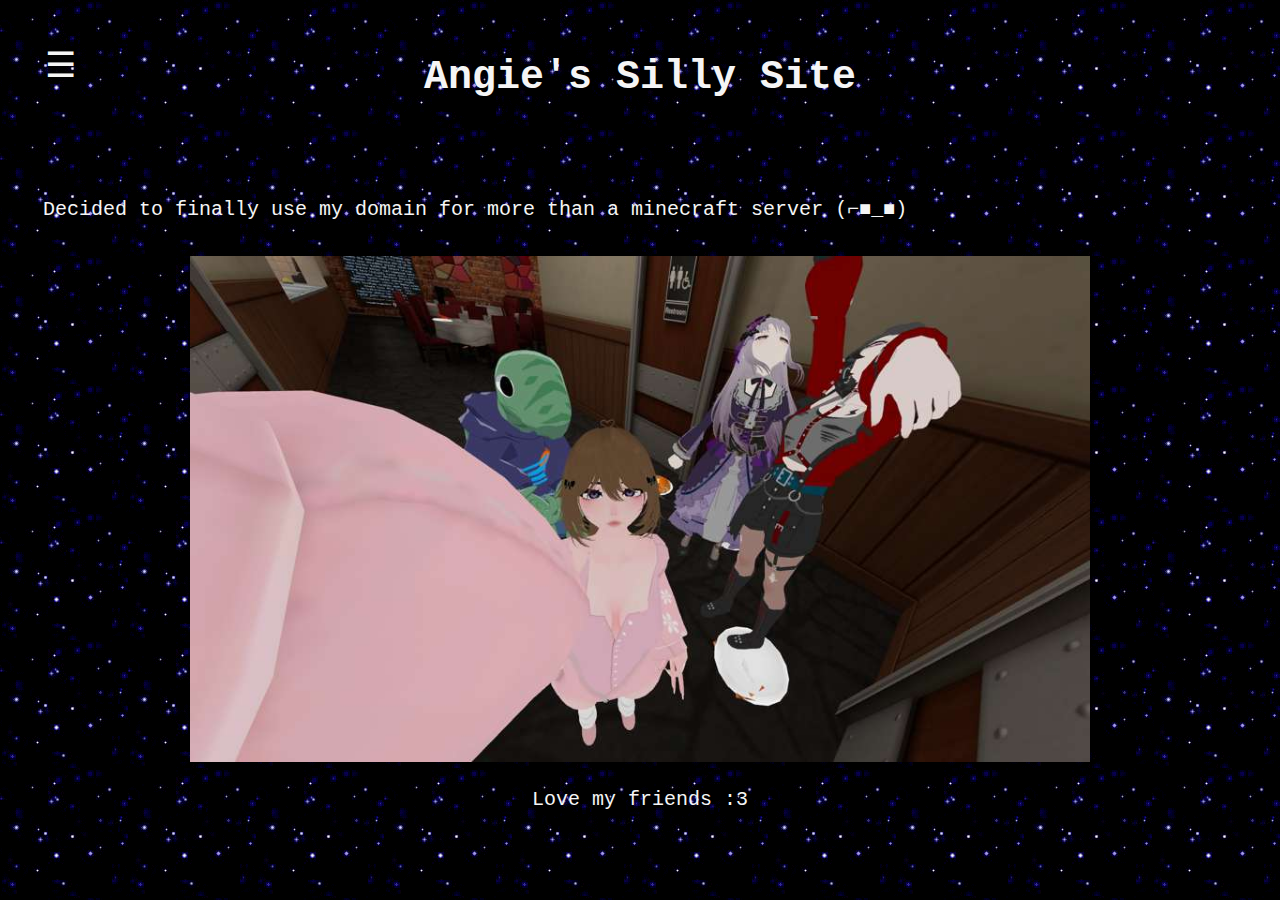
<file: index.html>
<!DOCTYPE HTML>
<html lang="en-US">
<head>
<meta charset="utf-8">
<meta http-equiv="X-UA-Compatible" content="IE=edge">
<meta name="viewport" content="width=device-width, initial-scale=1">
<title>Angie's Site</title>
<link href="css/singlePageTemplate.css" rel="stylesheet" type="text/css">
<script type="text/javascript" src="scripts.js"></script>
<script>var __adobewebfontsappname__="dreamweaver"</script>
<script src="http://use.edgefonts.net/source-sans-pro:n2:default.js" type="text/javascript"></script>
</head>
<body>
	<div id="mySidenav" class="sidenav">
		<a href="javascript:void(0)" class="closebtn" onclick="closeNav()">&times;</a>
		<a href="https://www.applefell.xyz" style="text-decoration: underline;">Home</a>
		<a href="About_Me.html">About Me</a>
		<a href="Projects.html">Projects</a>
		<a href="Blog.html">Blog</a>
		<a href="Contact_Me.html">Contact Me</a>
	</div>
	
	<!-- Page Content goes here -->
	<div id="main">
		<div class="name"><h1>Angie's Silly Site</h1></div>
		
		<span class = "open" onclick="openNav()">&#9776;</span>
		
		<br>
		<br>
		
		<p>Decided to finally use my domain for more than a minecraft server (⌐■_■)</p>
		
		<!-- Slideshow -->
		<div class="photo-container">
			<div class="mySlides fade">
				<img src="images/VRChat_2023-06-11_01-04-59.996_1920x1080.jpg" style="width:100%" alt="Hanging out with friends in VRChat">
			</div>
			<p id="below-image">Love my friends :3</p>
		</div>
	</div>
</body>
</html>
</file>
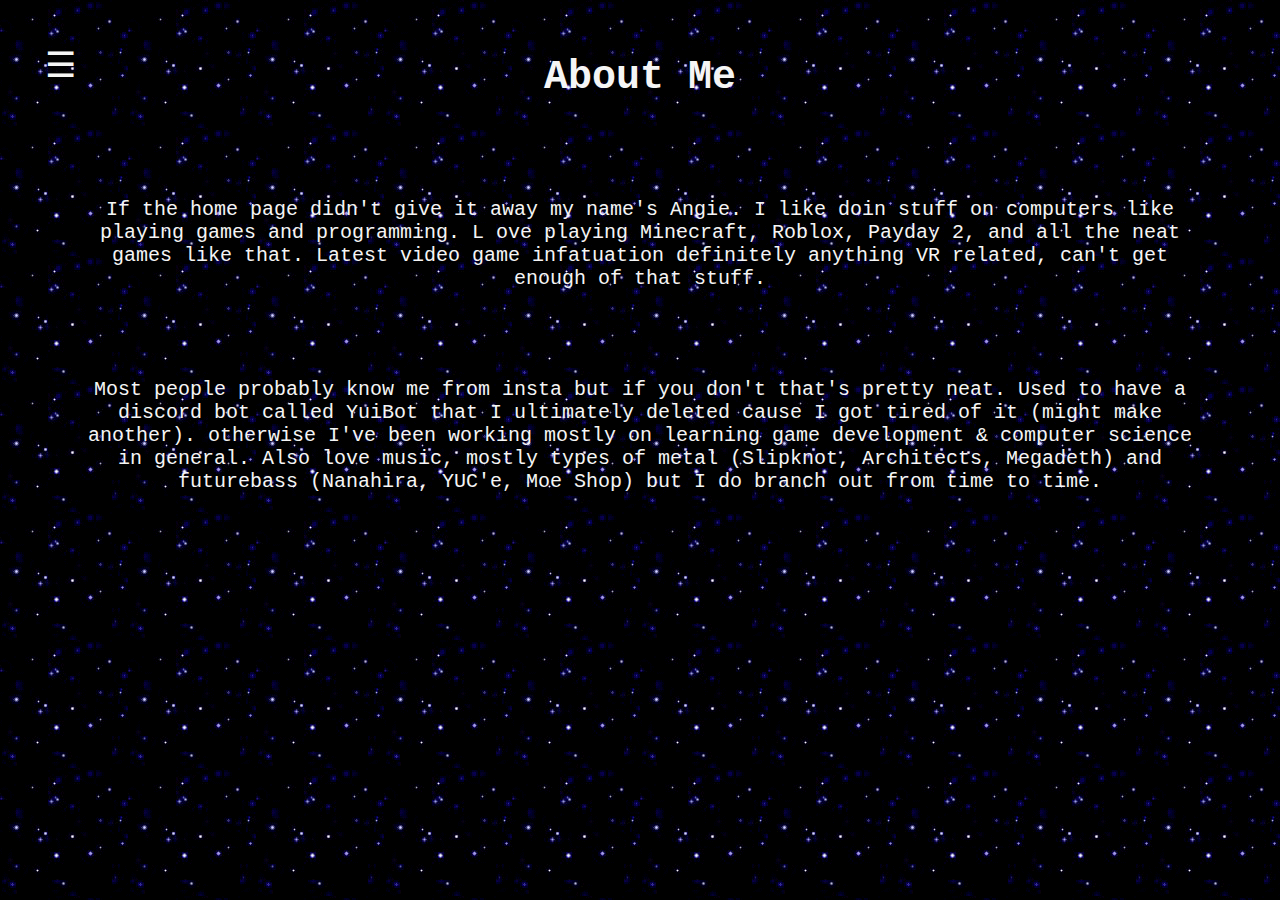
<file: About_Me.html>
<!DOCTYPE HTML>
<html lang="en-US">
<head>
<meta charset="utf-8">
<meta http-equiv="X-UA-Compatible" content="IE=edge">
<meta name="viewport" content="width=device-width, initial-scale=1">
<title>Angie's Site</title>
<link href="css/singlePageTemplate.css" rel="stylesheet" type="text/css">
<script type="text/javascript" src="scripts.js"></script>
<!--The following script tag downloads a font from the Adobe Edge Web Fonts server for use within the web page. We recommend that you do not modify it.-->
<script>var __adobewebfontsappname__="dreamweaver"</script>
<script src="http://use.edgefonts.net/source-sans-pro:n2:default.js" type="text/javascript"></script>
<!-- HTML5 shim and Respond.js for IE8 support of HTML5 elements and media queries -->
<!-- WARNING: Respond.js doesn't work if you view the page via file:// -->
<!--[if lt IE 9]>
      <script src="https://oss.maxcdn.com/html5shiv/3.7.2/html5shiv.min.js"></script>
      <script src="https://oss.maxcdn.com/respond/1.4.2/respond.min.js"></script>
    <![endif]-->
</head>
<body>
	<div id="mySidenav" class="sidenav">
		<a href="javascript:void(0)" class="closebtn" onclick="closeNav()">&times;</a>
		<a href="https://www.applefell.xyz">Home</a>
		<a href="About_Me.html" style="text-decoration: underline;">About Me</a>
		<a href="Projects.html">Projects</a>
		<a href="Blog.html">Blog</a>
		<a href="Contact_Me.html">Contact Me</a>
	</div>
	
	<!-- Page Content goes here -->
	<div id="main">
		<div class="name"><h1>About Me</h1></div>
		
		<span class = "open" onclick="openNav()">&#9776;</span>
		
		<br>
		<br>
		
		<p style="text-align: center; padding-left: 50px; padding-right: 50px;">If the home page didn't give it away my name's Angie. I like doin stuff on computers like playing games and programming. L ove playing Minecraft, Roblox, Payday 2, and all the neat games like that. Latest video game infatuation definitely anything VR related, can't get enough of that stuff.</p>
		
		<br>
		
		<p style="text-align: center; padding-left: 50px; padding-right: 50px;">Most people probably know me from insta but if you don't that's pretty neat. Used to have a discord bot called YuiBot that I ultimately deleted cause I got tired of it (might make another). otherwise I've been working mostly on learning game development &amp; computer science in general. Also love music, mostly types of metal (Slipknot, Architects, Megadeth) and futurebass (Nanahira, YUC'e, Moe Shop) but I do branch out from time to time.</p>
	</div>
</body>
</html>
</file>
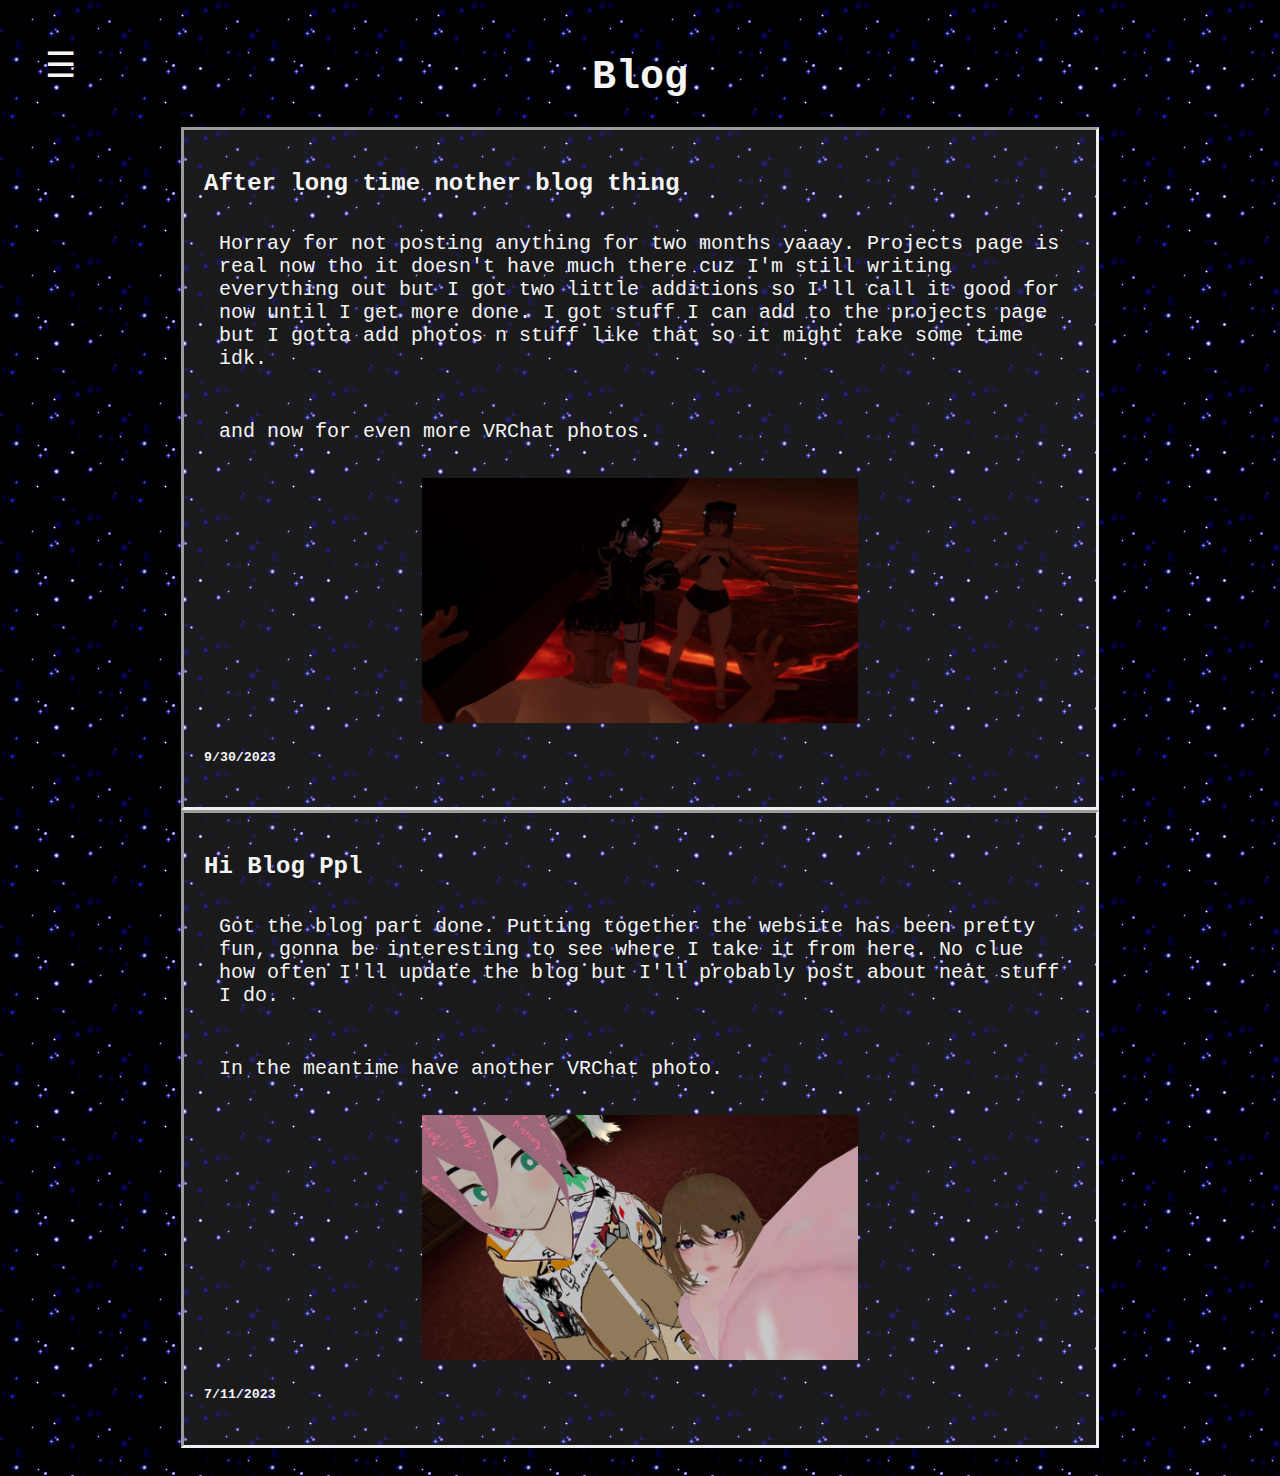
<file: Blog.html>
<!DOCTYPE HTML>
<html lang="en-US">
<head>
<meta charset="utf-8">
<meta http-equiv="X-UA-Compatible" content="IE=edge">
<meta name="viewport" content="width=device-width, initial-scale=1">
<title>Angie's Site</title>
<link href="css/singlePageTemplate.css" rel="stylesheet" type="text/css">
<script type="text/javascript" src="scripts.js"></script>
<!--The following script tag downloads a font from the Adobe Edge Web Fonts server for use within the web page. We recommend that you do not modify it.-->
<script>var __adobewebfontsappname__="dreamweaver"</script>
<script src="http://use.edgefonts.net/source-sans-pro:n2:default.js" type="text/javascript"></script>
<!-- HTML5 shim and Respond.js for IE8 support of HTML5 elements and media queries -->
<!-- WARNING: Respond.js doesn't work if you view the page via file:// -->
<!--[if lt IE 9]>
      <script src="https://oss.maxcdn.com/html5shiv/3.7.2/html5shiv.min.js"></script>
      <script src="https://oss.maxcdn.com/respond/1.4.2/respond.min.js"></script>
    <![endif]-->
</head>
<body>
	<div id="mySidenav" class="sidenav">
		<a href="javascript:void(0)" class="closebtn" onclick="closeNav()">&times;</a>
		<a href="https://www.applefell.xyz">Home</a>
		<a href="About_Me.html">About Me</a>
		<a href="Projects.html">Projects</a>
		<a href="Blog.html" style="text-decoration: underline;">Blog</a>
		<a href="Contact_Me.html">Contact Me</a>
	</div>
	
	<!-- Page Content goes here -->
	<div id="main">
		<div class="name"><h1>Blog</h1></div>
		
		<span class = "open" onclick="openNav()">&#9776;</span>
		
		<div class="row">
			
			<!--
				Post Template

				<div class="card">
					<h2>Title</h2>
					<p>Text</p>
					<div style="text-align: center;">
						<img src="images/Blog_1.png" style="width: 50%;">
					</div>
					<h5>Date</h5>
				</div>
			-->

			<div class="card">
				<h2>After long time nother blog thing</h2>
				<p>Horray for not posting anything for two months yaaay. Projects page is real now tho it doesn't have much there cuz I'm still writing everything out but I got two little additions so I'll call it good for now until I get more done. I got stuff I can add to the projects page but I gotta add photos n stuff like that so it might take some time idk.</p>
				<p>and now for even more VRChat photos.</p>
				<div style="text-align: center;">
					<img src="images/Blog_2.jpg" style="width: 50%;">
				</div>
				<h5>9/30/2023</h5>
			</div>
			
			<div class="card">
				<h2>Hi Blog Ppl</h2>
				<p>Got the blog part done. Putting together the website has been pretty fun, gonna be interesting to see where I take it from here. No clue how often I'll update the blog but I'll probably post about neat stuff I do.</p>
				<p>In the meantime have another VRChat photo.</p>
				<div style="text-align: center;">
					<img src="images/Blog_1.jpg" style="width: 50%;" alt="Selfie with a friend in VRChat">
				</div>
				
				<h5>7/11/2023</h5>
			</div>
		</div>
	</div>
</body>
</html>
</file>
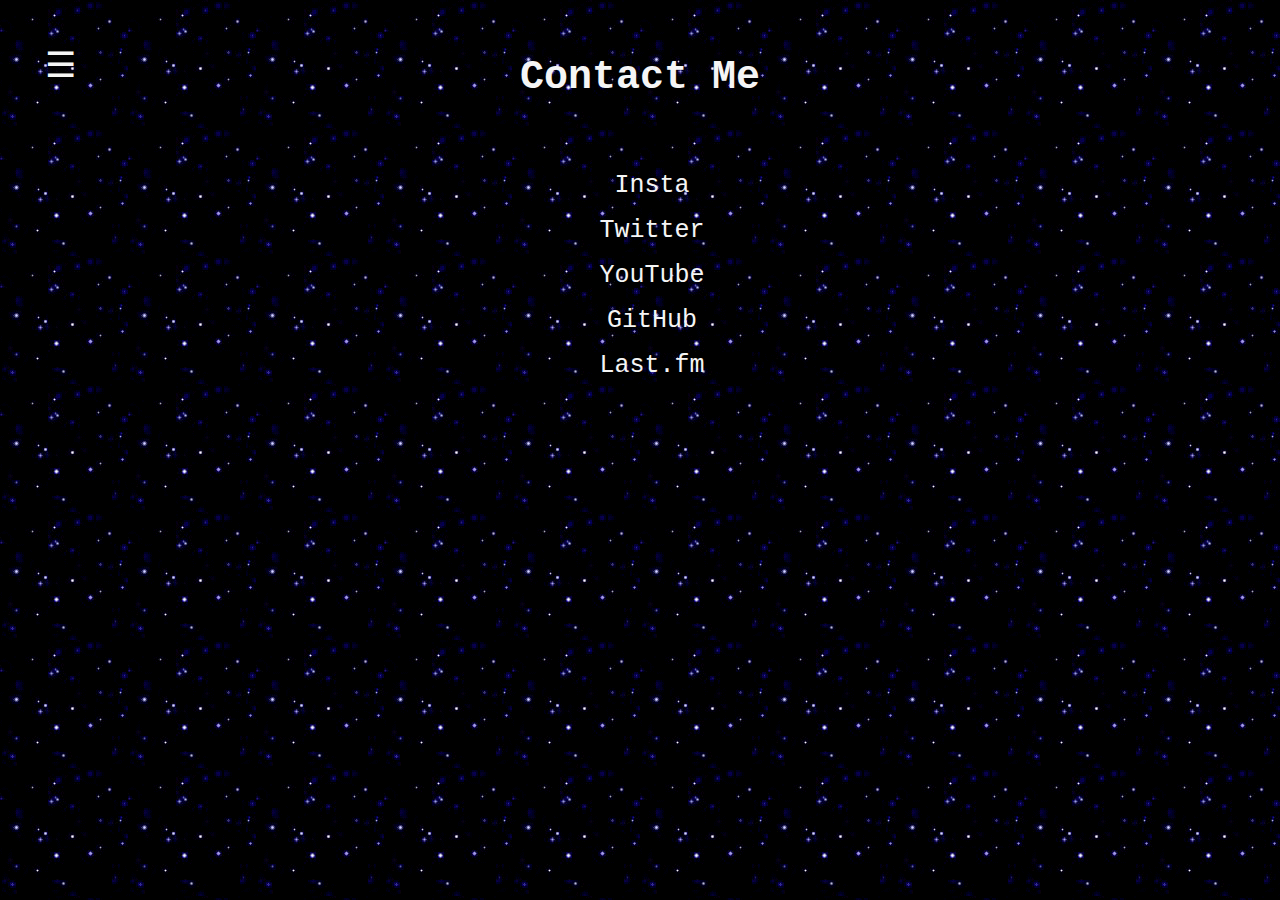
<file: Contact_Me.html>
<!DOCTYPE HTML>
<html lang="en-US">
<head>
<meta charset="utf-8">
<meta http-equiv="X-UA-Compatible" content="IE=edge">
<meta name="viewport" content="width=device-width, initial-scale=1">
<title>Angie's Site</title>
<link href="css/singlePageTemplate.css" rel="stylesheet" type="text/css">
<script type="text/javascript" src="scripts.js"></script>
<!--The following script tag downloads a font from the Adobe Edge Web Fonts server for use within the web page. We recommend that you do not modify it.-->
<script>var __adobewebfontsappname__="dreamweaver"</script>
<script src="http://use.edgefonts.net/source-sans-pro:n2:default.js" type="text/javascript"></script>
<!-- HTML5 shim and Respond.js for IE8 support of HTML5 elements and media queries -->
<!-- WARNING: Respond.js doesn't work if you view the page via file:// -->
<!--[if lt IE 9]>
      <script src="https://oss.maxcdn.com/html5shiv/3.7.2/html5shiv.min.js"></script>
      <script src="https://oss.maxcdn.com/respond/1.4.2/respond.min.js"></script>
    <![endif]-->
</head>
<body>
	<div id="mySidenav" class="sidenav">
		<a href="javascript:void(0)" class="closebtn" onclick="closeNav()">&times;</a>
		<a href="https://www.applefell.xyz">Home</a>
		<a href="About_Me.html">About Me</a>
		<a href="Projects.html">Projects</a>
		<a href="Blog.html">Blog</a>
		<a href="Contact_Me.html" style="text-decoration: underline;">Contact Me</a>
	</div>
	
	<!-- Page Content goes here -->
	<div id="main">
		<div class="name"><h1>Contact Me</h1></div>
		
		<span class = "open" onclick="openNav()">&#9776;</span>
		
		<br>
		<br>
		
		<div class="contact">
			<a href="https://www.instagram.com/apple.fell/?hl=en">Insta</a>
			<a href="https://twitter.com/Glue_is_Good">Twitter</a>
			<a href="https://www.youtube.com/channel/UCfSnAcA-SQIrybnf3dAOo3Q">YouTube</a>
			<a href="https://github.com/applefell">GitHub</a>
			<a href="https://www.last.fm/user/Apple_Fell">Last.fm</a>
		</div>
		
	</div>
</body>
</html>
</file>
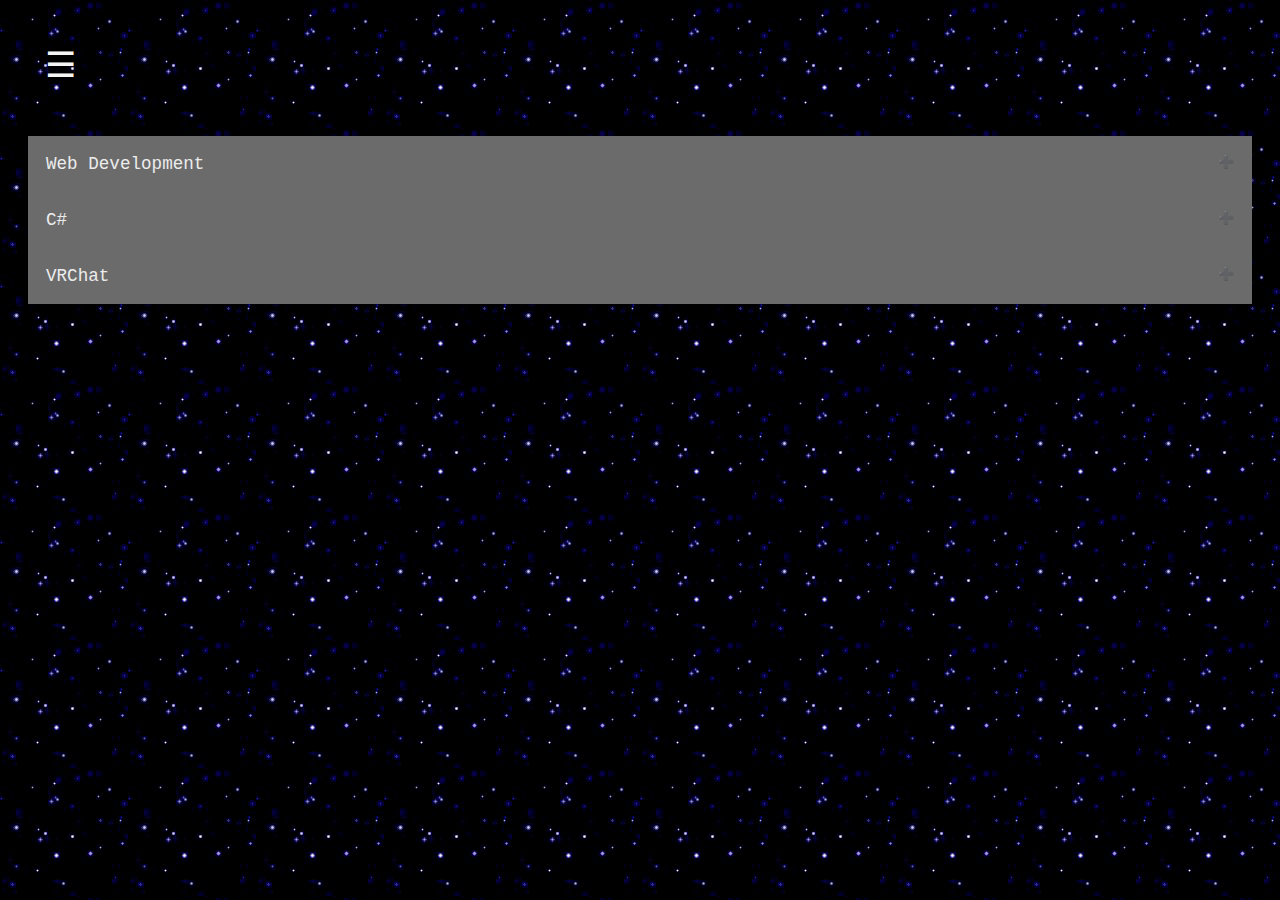
<file: Projects.html>
<!DOCTYPE HTML>
<html lang="en-US">
    <head>
        <meta charset="utf-8">
        <meta http-equiv="X-UA-Compatible" content="IE=edge">
        <meta name="viewport" content="width=device-width, initial-scale=1">
        <title>Projects</title>
        <link href="css/Projects.css" rel="stylesheet" type="text/css">
        <script type="text/javascript" src="scripts.js"></script>
        <script>var __adobewebfontsappname__="dreamweaver"</script>
        <script src="http://use.edgefonts.net/source-sans-pro:n2:default.js" type="text/javascript"></script>
    </head>
    <body>
        <div id="mySidenav" class="sidenav">
            <a href="javascript:void(0)" class="closebtn" onclick="closeNav()">&times;</a>
            <a href="https://www.applefell.xyz">Home</a>
            <a href="About_Me.html">About Me</a>
            <a href="Projects.html" style="text-decoration: underline;">Projects</a>
            <a href="Blog.html">Blog</a>
            <a href="Contact_Me.html">Contact Me</a>
	    </div>

        <div id="main">
            <span class = "open" onclick="openNav()">&#9776;</span>

            <br>
            <br>
            <br>
            <br>
            <br>
            <br>

            <button class="accordion">Web Development</button>
            <div class="panel">
                <p>All stuff I had to make for my CIS 133 class</p>
                <br>
                <h2><a href="webdev/Browser_Review.html">Browser Review</a></h2>
                <br>
                <h2><a href="webdev/Movie_Review.html">Movie Review</a></h2>
            </div>

            <button class="accordion">C#</button>
            <div class="panel">
                <p>make sites for cis150 projects here</p>
            </div>

            <button class="accordion">VRChat</button>
            <div class="panel">
                <p>make sites for vrchat projects here</p>
            </div>

            <script>
                var acc = document.getElementsByClassName("accordion");
                var i;

                for (i = 0; i < acc.length; i++) {
                    acc[i].addEventListener("click", function() {
                        this.classList.toggle("active");

                        var panel = this.nextElementSibling;
                        
                        if (panel.style.maxHeight) {
                            panel.style.maxHeight = null;
                        } else {
                            panel.style.maxHeight = panel.scrollHeight + "px";
                        }
                    });
                }
            </script>
        </div>
    </body>
</html>
</file>
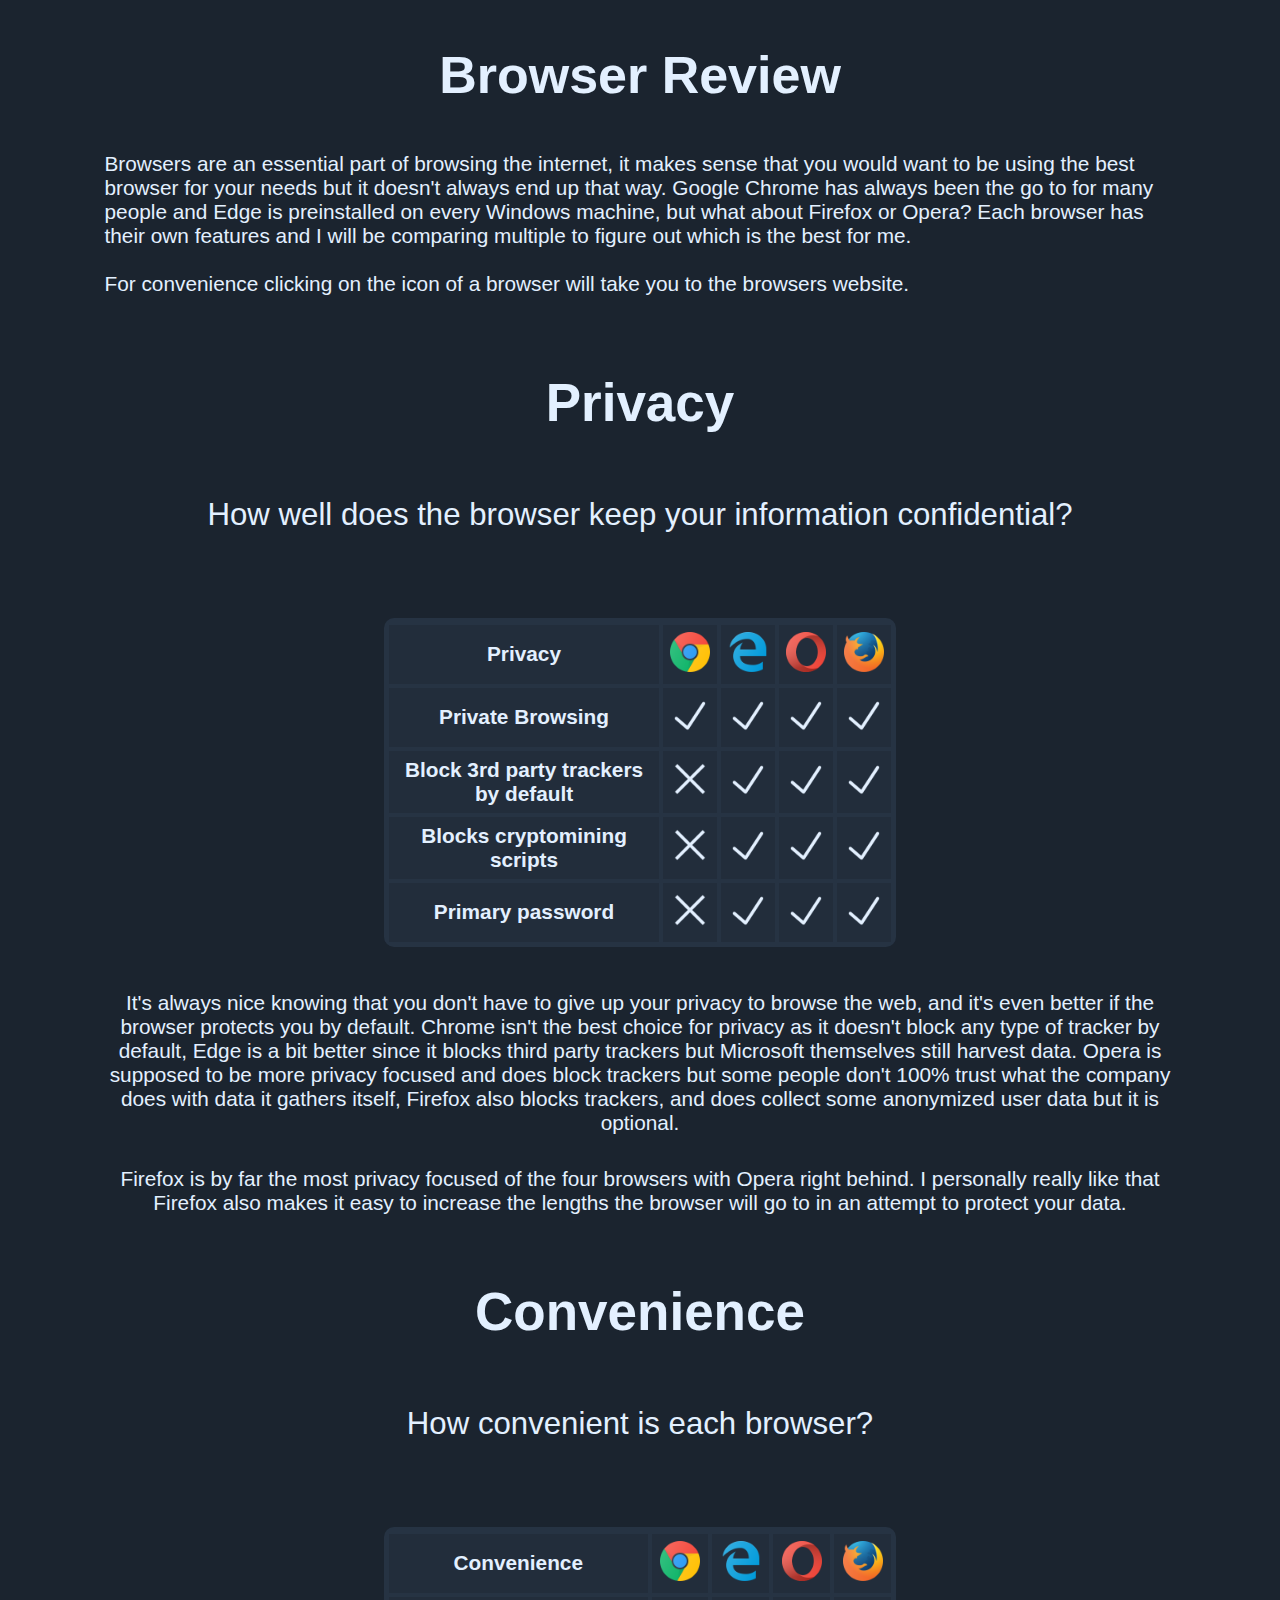
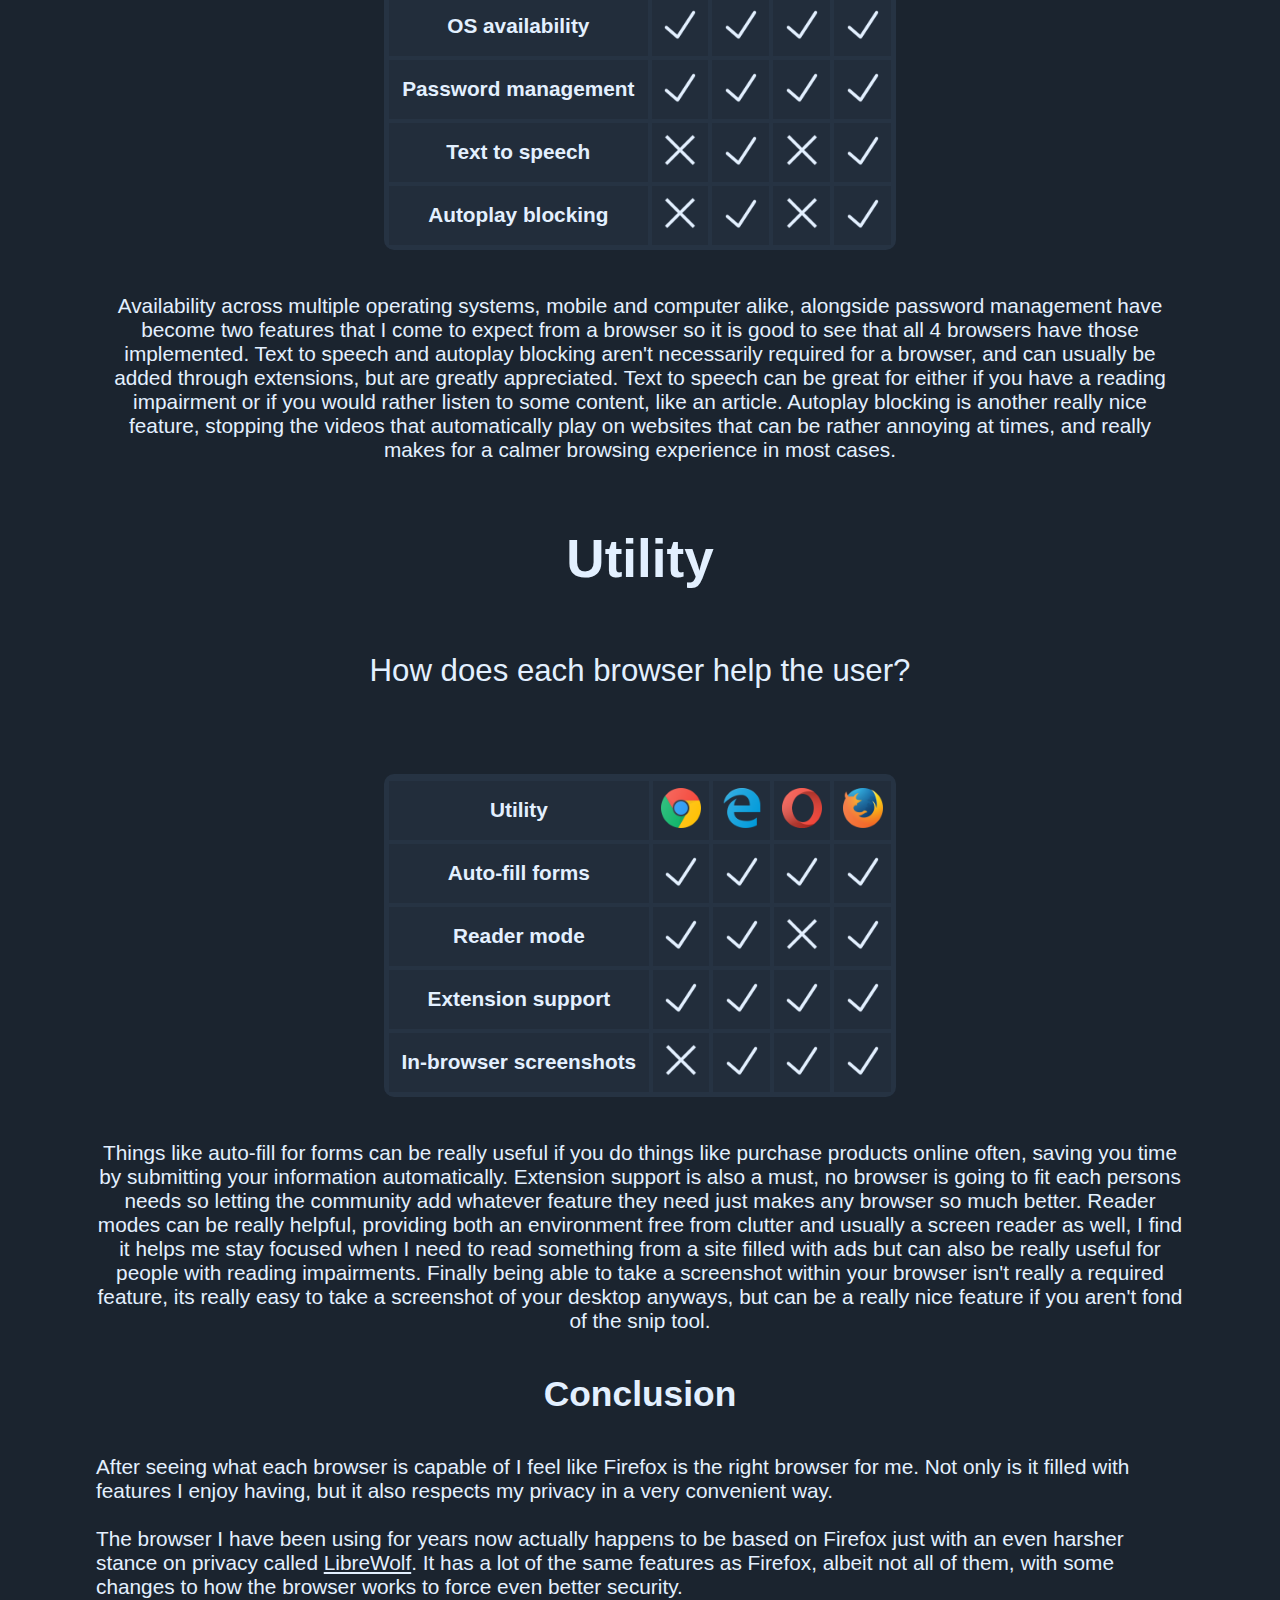
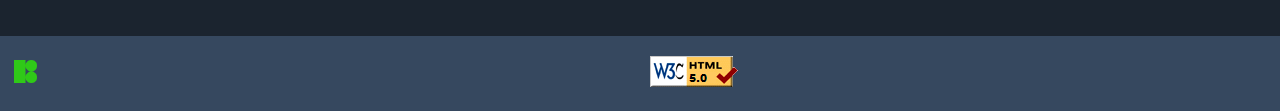
<file: Projects/assignments/browser.html>
<!DOCTYPE HTML>
<html lang="en">
<head>
  <meta charset="UTF-8">

  <title>Browser Review</title>

  <style>
    body {
      font-family: Arial, Helvetica, sans-serif;
      font-size: 1.3em;
      text-align: center;
      background-color: #1b242f;
      color: #e3f0ff;
      margin: 0;
    }

    .intro {
      padding: 10px;
    }

    .intro h1 {
      font-size: 2.5em;
    }

    p {
      width: 85%;
      margin: auto;
      padding: 12px;
      text-align: left;
    }

    table {
      width: 40%;
      margin: auto;
      border-style: solid;
      border-color: #263343;
      background-color: #222d3b;
      border-top-width: 5px;
      border-spacing: 0;
      border-radius: 10px;
    }

    td, th {
      border-style: solid;
      border-width: 2px;
      border-color:#263343;
      border-spacing: 0;
      padding: 7px;
    }

    .compare p {
      padding-top: 20px;
      text-align: center;
    }

    .compare-header {
      font-size: 1.5em;
      padding: 10px;
    }

    .compare-header h2, .conclusion h2 {
      font-size: 1.7em;
    }

    .compare-header p {
      padding-bottom: 75px;
    }

    .conclusion {
      margin-bottom: -50px;
    }

    footer, .push {
      height: 75px;
    }

    footer {
      background-color:#36485f;
      width: 100%;
      display: table;
      table-layout: fixed;
    }

    footer p {
      display: table-cell;
      vertical-align: middle;
      padding: 10px;
    }

    a:link {
      color: #e3f0ff;
      text-decoration: underline;
    }

    a:visited {
      color: violet;
      text-decoration: underline;
    }
  </style>

  <script>

  </script>
</head>
<body>
  <section class="intro">
    <h1>Browser Review</h1>
    <p>Browsers are an essential part of browsing the internet, it makes sense that you would want to be using the best browser for your needs but it doesn't always end up that way. Google Chrome has always been the go to for many people and Edge is preinstalled on every Windows machine, but what about Firefox or Opera? Each browser has their own features and I will be comparing multiple to figure out which is the best for me.</p>
    <p>For convenience clicking on the icon of a browser will take you to the browsers website.</p>
  </section>

  <section class="compare">
    <header class="compare-header">
      <h2><strong>Privacy</strong></h2>

      <p>How well does the browser keep your information confidential?</p>
    </header>

    <table>
      <tr class="table-head">
        <th>Privacy</th>
        <th><a href="https://www.google.com/chrome/" title="Chrome" target="_blank"><img src="./images/Chrome.png" height="40" width="40" alt="Chrome logo"></a></th>
        <th><a href="https://www.microsoft.com/en-us/edge" title="Edge" target="_blank"><img src="./images/Edge.png" height="40" width="40" alt="Edge logo"></a></th>
        <th><a href="https://www.opera.com" title="Opera" target="_blank"><img src="./images/Opera.png" height="40" width="40" alt="Opera logo"></a></th>
        <th><a href="https://www.mozilla.org/en-US/firefox/new/" title="Firefox" target="_blank"><img src="./images/Firefox.png" height="40" width="40" alt="Firefox logo"></a></th>
      </tr>
      <tr>
        <th>Private Browsing</th>
        <td><img src="./images/Yes.png" height="40" width="40" alt="Yes"></td>
        <td><img src="./images/Yes.png" height="40" width="40" alt="Yes"></td>
        <td><img src="./images/Yes.png" height="40" width="40" alt="Yes"></td>
        <td><img src="./images/Yes.png" height="40" width="40" alt="Yes"></td>
      </tr>
      <tr>
        <th>Block 3rd party trackers by default</th>
        <td><img src="./images/No.png" height="40" width="40" alt="No"></td>
        <td><img src="./images/Yes.png" height="40" width="40" alt="Yes"></td>
        <td><img src="./images/Yes.png" height="40" width="40" alt="Yes"></td>
        <td><img src="./images/Yes.png" height="40" width="40" alt="Yes"></td>
      </tr>
      <tr>
        <th>Blocks cryptomining scripts</th>
        <td><img src="./images/No.png" height="40" width="40" alt="No"></td>
        <td><img src="./images/Yes.png" height="40" width="40" alt="Yes"></td>
        <td><img src="./images/Yes.png" height="40" width="40" alt="Yes"></td>
        <td><img src="./images/Yes.png" height="40" width="40" alt="Yes"></td>
      </tr>
      <tr>
        <th>Primary password</th>
        <td><img src="./images/No.png" height="40" width="40" alt="No"></td>
        <td><img src="./images/Yes.png" height="40" width="40" alt="Yes"></td>
        <td><img src="./images/Yes.png" height="40" width="40" alt="Yes"></td>
        <td><img src="./images/Yes.png" height="40" width="40" alt="Yes"></td>
      </tr>
    </table>
    <br>

    <p>It's always nice knowing that you don't have to give up your privacy to browse the web, and it's even better if the browser protects you by default. Chrome isn't the best choice for privacy as it doesn't block any type of tracker by default, Edge is a bit better since it blocks third party trackers but Microsoft themselves still harvest data. Opera is supposed to be more privacy focused and does block trackers but some people don't 100% trust what the company does with data it gathers itself, Firefox also blocks trackers, and does collect some anonymized user data but it is optional.</p>
    <p>Firefox is by far the most privacy focused of the four browsers with Opera right behind. I personally really like that Firefox also makes it easy to increase the lengths the browser will go to in an attempt to protect your data.</p>
  </section>

  <section class="compare">
    <header class="compare-header">
      <h2><strong>Convenience</strong></h2>

      <p>How convenient is each browser?</p>
    </header>

    <table>
      <tr>
        <th>Convenience</th>
        <th><a href="https://www.google.com/chrome/" title="Chrome" target="_blank"><img src="./images/Chrome.png" height="40" width="40" alt="Chrome logo"></a></th>
        <th><a href="https://www.microsoft.com/en-us/edge" title="Edge" target="_blank"><img src="./images/Edge.png" height="40" width="40" alt="Edge logo"></a></th>
        <th><a href="https://www.opera.com" title="Opera" target="_blank"><img src="./images/Opera.png" height="40" width="40" alt="Opera logo"></a></th>
        <th><a href="https://www.mozilla.org/en-US/firefox/new/" title="Firefox" target="_blank"><img src="./images/Firefox.png" height="40" width="40" alt="Firefox logo"></a></th>
      </tr>
      <tr>
        <th>OS availability</th>
        <td><img src="./images/Yes.png" height="40" width="40" alt="Yes"></td>
        <td><img src="./images/Yes.png" height="40" width="40" alt="Yes"></td>
        <td><img src="./images/Yes.png" height="40" width="40" alt="Yes"></td>
        <td><img src="./images/Yes.png" height="40" width="40" alt="Yes"></td>
      </tr>
      <tr>
        <th>Password management</th>
        <td><img src="./images/Yes.png" height="40" width="40" alt="Yes"></td>
        <td><img src="./images/Yes.png" height="40" width="40" alt="Yes"></td>
        <td><img src="./images/Yes.png" height="40" width="40" alt="Yes"></td>
        <td><img src="./images/Yes.png" height="40" width="40" alt="Yes"></td>
      </tr>
      <tr>
        <th>Text to speech</th>
        <td><img src="./images/No.png" height="40" width="40" alt="No"></td>
        <td><img src="./images/Yes.png" height="40" width="40" alt="Yes"></td>
        <td><img src="./images/No.png" height="40" width="40" alt="No"></td>
        <td><img src="./images/Yes.png" height="40" width="40" alt="Yes"></td>
      </tr>
      <tr>
        <th>Autoplay blocking</th>
        <td><img src="./images/No.png" height="40" width="40" alt="No"></td>
        <td><img src="./images/Yes.png" height="40" width="40" alt="Yes"></td>
        <td><img src="./images/No.png" height="40" width="40" alt="No"></td>
        <td><img src="./images/Yes.png" height="40" width="40" alt="Yes"></td>
      </tr>
    </table>
    <br>

    <p>Availability across multiple operating systems, mobile and computer alike, alongside password management have become two features that I come to expect from a browser so it is good to see that all 4 browsers have those implemented. Text to speech and autoplay blocking aren't necessarily required for a browser, and can usually be added through extensions, but are greatly appreciated. Text to speech can be great for either if you have a reading impairment or if you would rather listen to some content, like an article. Autoplay blocking is another really nice feature, stopping the videos that automatically play on websites that can be rather annoying at times, and really makes for a calmer browsing experience in most cases.</p>
  </section>

  <section class="compare">
    <header class="compare-header">
      <h2><strong>Utility</strong></h2>

      <p>How does each browser help the user?</p>
    </header>

    <table>
      <tr>
        <th>Utility</th>
        <th><a href="https://www.google.com/chrome/" title="Chrome" target="_blank"><img src="./images/Chrome.png" height="40" width="40" alt="Chrome logo"></a></th>
        <th><a href="https://www.microsoft.com/en-us/edge" title="Edge" target="_blank"><img src="./images/Edge.png" height="40" width="40" alt="Edge logo"></a></th>
        <th><a href="https://www.opera.com" title="Opera" target="_blank"><img src="./images/Opera.png" height="40" width="40" alt="Opera logo"></a></th>
        <th><a href="https://www.mozilla.org/en-US/firefox/new/" title="Firefox" target="_blank"><img src="./images/Firefox.png" height="40" width="40" alt="Firefox logo"></a></th>
      </tr>
      <tr>
        <th>Auto-fill forms</th>
        <td><img src="./images/Yes.png" height="40" width="40" alt="Yes"></td>
        <td><img src="./images/Yes.png" height="40" width="40" alt="Yes"></td>
        <td><img src="./images/Yes.png" height="40" width="40" alt="Yes"></td>
        <td><img src="./images/Yes.png" height="40" width="40" alt="Yes"></td>
      </tr>
      <tr>
        <th>Reader mode</th>
        <td><img src="./images/Yes.png" height="40" width="40" alt="Yes"></td>
        <td><img src="./images/Yes.png" height="40" width="40" alt="Yes"></td>
        <td><img src="./images/No.png" height="40" width="40" alt="No"></td>
        <td><img src="./images/Yes.png" height="40" width="40" alt="Yes"></td>
      </tr>
      <tr>
        <th>Extension support</th>
        <td><img src="./images/Yes.png" height="40" width="40" alt="Yes"></td>
        <td><img src="./images/Yes.png" height="40" width="40" alt="Yes"></td>
        <td><img src="./images/Yes.png" height="40" width="40" alt="Yes"></td>
        <td><img src="./images/Yes.png" height="40" width="40" alt="Yes"></td>
      </tr>
      <tr>
        <th>In-browser screenshots</th>
        <td><img src="./images/No.png" height="40" width="40" alt="No"></td>
        <td><img src="./images/Yes.png" height="40" width="40" alt="Yes"></td>
        <td><img src="./images/Yes.png" height="40" width="40" alt="Yes"></td>
        <td><img src="./images/Yes.png" height="40" width="40" alt="Yes"></td>
      </tr>
    </table>
    <br>

    <p>Things like auto-fill for forms can be really useful if you do things like purchase products online often, saving you time by submitting your information automatically. Extension support is also a must, no browser is going to fit each persons needs so letting the community add whatever feature they need just makes any browser so much better. Reader modes can be really helpful, providing both an environment free from clutter and usually a screen reader as well, I find it helps me stay focused when I need to read something from a site filled with ads but can also be really useful for people with reading impairments. Finally being able to take a screenshot within your browser isn't really a required feature, its really easy to take a screenshot of your desktop anyways, but can be a really nice feature if you aren't fond of the snip tool.</p>
  </section>

  <section class="conclusion">
    <h2>Conclusion</h2>

    <p>After seeing what each browser is capable of I feel like Firefox is the right browser for me. Not only is it filled with features I enjoy having, but it also respects my privacy in a very convenient way.</p>
    <p>The browser I have been using for years now actually happens to be based on Firefox just with an even harsher stance on privacy called <a href="https://librewolf.net" title="LibreWolf" target="_blank">LibreWolf</a>. It has a lot of the same features as Firefox, albeit not all of them, with some changes to how the browser works to force even better security.</p>
  </section>

  <div class="push"></div>

  <footer>
    <p><a href="https://icons8.com/icons" title="Icons provided by Icons8"><img src="./images/Icons8.png" height="31" width="31" alt="Icons from Icons8.com"></a></p>
    <p>
      <a href="https://validator.w3.org/check?uri=referer" referrerpolicy="no-referrer-when-downgrade"><img src="./images/valid-html5.png" alt="HTML Valid"></a>
    </p>
  </footer>
</body>
</html>
</file>
<file: css/singlePageTemplate.css>
@charset "UTF-8";

body {
	font-family: Consolas, "Andale Mono", "Lucida Console", "Lucida Sans Typewriter", Monaco, "Courier New", "monospace"
}

/* side nav */
.sidenav {
	height: 100%;
	width: 0;
	position: fixed;
	z-index: 1;
	top: 0;
	left: 0;
	background-color: #111;
	overflow-x: hidden;
	padding-top: 60px;
	transition: 0.5s;
}

/* sidenav links */
.sidenav a {
	padding: 8px 8px 8px 32px;
	text-decoration: none;
	font-size: 25px;
	color: whitesmoke;
	display: block;
	transition: 0.3s;
}

/* change color when mouse over links */
.sidenav a:hover {
	color: white;
	cursor: pointer;
}

/* position + style close button */
.sidenav .closebtn {
	position: absolute;
	top: 0;
	right: 25px;
	font-size: 35px;
	margin-left: 50px;
}

/* style page content */
#main {
	transition: margin-left .5s;
	padding: 20px;
}

/* change sidenav style on smaller screens */
@media screen and (max-height: 450px) {
	.sidenav {padding-top: 15px;}
	.sidenav a {font-size: 18px;}
}

/* center name */
.name {
	text-align: center;
}

.open {
	font-size: 35px;
	position: absolute;
	top: 45px;
	left: 45px;
	cursor: pointer;
}

.open:hover {
	color: white;
}

h1 {
	font-size: 40px;
}

p {
	padding: 15px;
	font-size: 20px;
}

body {
	background-image: url("../images/ss070.gif");
	color: whitesmoke;
}

* {box-sizing:border-box}

/* photo */
.photo-container {
	max-width: 900px;
	position: relative;
	margin:0 auto;
}

#below-image {
	text-align: center;
	padding: 1px;
}

/* contacts */
.contact {
	width: 150px;
	margin: auto;
}

.contact a {
	padding: 8px 8px 8px 32px;
	text-decoration: none;
	font-size: 25px;
	color: whitesmoke;
	display: block;
	text-align: center;
	cursor: pointer;
}

/* blog */
.card {
	background-color: rgba(255,255,255,0.1);
	border: inset;
	padding: 20px;
	margin-top: 20px;
	width: 75%;
	margin: auto
}
</file>
<file: css/Projects.css>
@charset "UTF-8";

body {
	font-family: Consolas, "Andale Mono", "Lucida Console", "Lucida Sans Typewriter", Monaco, "Courier New", "monospace";
}

button {
	font-family: Consolas, "Andale Mono", "Lucida Console", "Lucida Sans Typewriter", Monaco, "Courier New", "monospace";
}

/* side nav */
.sidenav {
	height: 100%;
	width: 0;
	position: fixed;
	z-index: 1;
	top: 0;
	left: 0;
	background-color: #111;
	overflow-x: hidden;
	padding-top: 60px;
	transition: 0.5s;
}

/* sidenav links */
.sidenav a {
	padding: 8px 8px 8px 32px;
	text-decoration: none;
	font-size: 25px;
	color: whitesmoke;
	display: block;
	transition: 0.3s;
}

/* change color when mouse over links */
.sidenav a:hover {
	color: white;
	cursor: pointer;
}

/* position + style close button */
.sidenav .closebtn {
	position: absolute;
	top: 0;
	right: 25px;
	font-size: 35px;
	margin-left: 50px;
}

/* style page content */
#main {
	transition: margin-left .5s;
	padding: 20px;
}

/* change sidenav style on smaller screens */
@media screen and (max-height: 450px) {
	.sidenav {padding-top: 15px;}
	.sidenav a {font-size: 18px;}
}

/* center name */
.name {
	text-align: center;
}

.open {
	font-size: 35px;
	position: absolute;
	top: 45px;
	left: 45px;
	cursor: pointer;
}

.open:hover {
	color: white;
}

h1 {
	font-size: 40px;
}

p {
	padding: 15px;
	font-size: 20px;
}

body {
	background-image: url("../images/ss070.gif");
	color: whitesmoke;
}

* {
	box-sizing:border-box
}

/*Project specifics*/
.accordion {
    background-color: #6b6b6b;
    color: #ececec;
    cursor: pointer;
    padding: 18px;
    width: 100%;
    text-align: left;
    border: none;
    outline: none;
    transition: 0.4s;
    font-size: 1.1em;
}

.accordion:after {
    content: '\02795';
    font-size: 13px;
    color: #777;
    float: right;
    margin-left: 5px;
}

.active .accordion:hover {
    background-color: #5f5f5f;
}

.active:after {
    content: '\2796';
}

.panel {
    padding: 0 18px;
    background-color: #5f5f5f;
    overflow: hidden;
    max-height: 0;
    transition: max-height 0.2s ease-out;
}

.panel a:link {
    color: whitesmoke;
}

.panel a:visited {
    color: whitesmoke;
}
</file>
